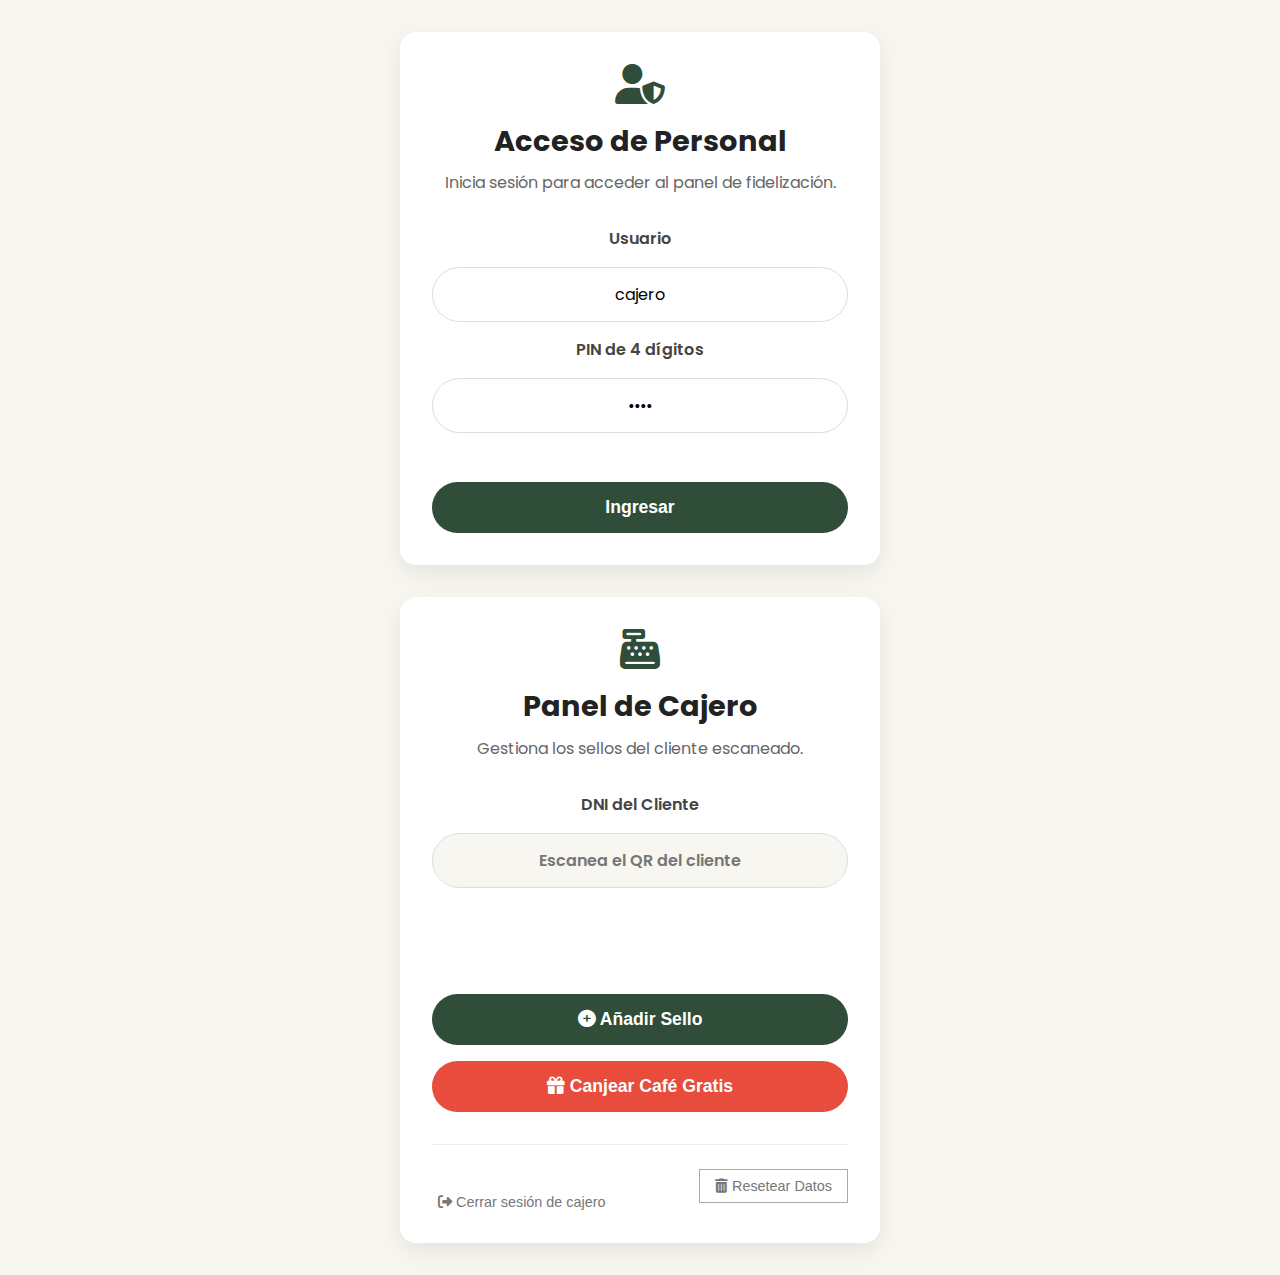
<file: cajero.html>
<!DOCTYPE html>
<html lang="es">
<head>
  <meta charset="UTF-8" />
  <meta name="viewport" content="width=device-width, initial-scale=1.0" />
  <title>Panel Cajero - Club Fidelidad</title>
  <meta name="robots" content="noindex, nofollow">
  <link href="https://fonts.googleapis.com/css2?family=Poppins:wght@400;600;700&display=swap" rel="stylesheet" />
  <link rel="stylesheet" href="https://cdnjs.cloudflare.com/ajax/libs/font-awesome/6.5.2/css/all.min.css" />
  <link rel="stylesheet" href="css/style.css"/>
  <link rel="stylesheet" href="css/fidelizacion.css"/>
  <link rel="icon" href="images/logo.png" type="image/png" />
</head>
<body>

<!-- SECCIÓN DE LOGIN PARA CAJERO -->
<div id="cashier-login-section" class="loyalty-container">
  <div class="loyalty-header">
    <i class="fas fa-user-shield"></i>
    <h1>Acceso de Personal</h1>
    <p>Inicia sesión para acceder al panel de fidelización.</p>
  </div>
  <form id="cashier-login-form" class="loyalty-form">
    <label for="cashier-user">Usuario</label>
    <input type="text" id="cashier-user" placeholder="Usuario" required value="cajero">
    <label for="cashier-password">PIN de 4 dígitos</label>
    <input type="password" id="cashier-password" inputmode="numeric" pattern="[0-9]{4}" maxlength="4" placeholder="****" required value="1234">
    <div id="cashier-login-error" class="error-message"></div>
    <button type="submit" class="loyalty-btn">Ingresar</button>
  </form>
</div>

<!-- PANEL PRINCIPAL DEL CAJERO (Oculto por defecto) -->
<div id="cashier-panel-section" class="loyalty-container cashier-panel hidden">
  <div class="loyalty-header">
    <i class="fas fa-cash-register"></i>
    <h1>Panel de Cajero</h1>
    <p>Gestiona los sellos del cliente escaneado.</p>
  </div>

  <form id="cashier-form" class="loyalty-form">
    <label for="scanned-dni">DNI del Cliente</label>
    <input type="tel" id="scanned-dni" inputmode="numeric" pattern="[0-9]*" placeholder="Escanea el QR del cliente" required readonly>
    <div id="cashier-error-message" class="error-message"></div>
    <div id="cashier-success-message" class="success-message"></div>
    
    <div class="cashier-actions">
      <button type="button" id="add-stamp-btn" class="loyalty-btn action-btn"><i class="fas fa-plus-circle"></i> Añadir Sello</button>
      <button type="button" id="redeem-coffee-btn" class="loyalty-btn redeem-btn"><i class="fas fa-gift"></i> Canjear Café Gratis</button>
    </div>
  </form>

  <div class="cashier-footer-actions">
    <button id="cashier-logout-btn" class="logout-btn"><i class="fas fa-sign-out-alt"></i> Cerrar sesión de cajero</button>
    <button type="button" id="reset-data-btn" class="reset-btn"><i class="fas fa-trash-alt"></i> Resetear Datos</button>
  </div>
</div>

<script src="js/cajero.js"></script>
</body>
</html>
</file>
<file: css/style.css>
@import url('https://fonts.googleapis.com/css2?family=Poppins:wght@400;600&display=swap');

:root {
  --color-bg-header: #9da8a1;
  --color-bg-banner: #9da8a1;
  --color-bg-category: #9da8a1;
  --color-bg-category-active: #304d3a;
  --color-text-category-active: #dde4df;
  --color-text-category: #333;
  --color-border: #9da8a1;
  --color-price: #304d3a;
  --color-price-dark: #304d3a;
  --color-text-desc: #555;
  --font-family: 'Poppins', sans-serif;
}

* {
  box-sizing: border-box;
}

body {
  margin: 0;
  font-family: var(--font-family);
  background: #fff;
  line-height: 1.5;
  color: #222;
}

body::-webkit-scrollbar {
  width: 12px;
  background-color: #f1f1f1;
}

body::-webkit-scrollbar-thumb {
  background-color: var(--color-price);
  border-radius: 10px;
}

.header {
  background: var(--color-bg-header);
  background-image: linear-gradient(rgba(0, 0, 0, 0.4), rgba(0, 0, 0, 0.4)), url('/images/banner.png');
  background-size: cover;
  background-position: center;
  padding: 16px 24px;
  display: flex;
  justify-content: space-between;
  align-items: center;
  color: var(--color-text-category-active);
  user-select: none;
}

.header-brand {
  display: flex;
  align-items: center;
  gap: 12px;
}

.logo {
  width: 104px;
  height: 104px;
  object-fit: contain;
}

.title {
  font-weight: 600;
  font-size: 1.8rem;
  letter-spacing: 0.06em;
  text-transform: uppercase;
}

.contact-channels-desktop {
  display: flex;
  align-items: center;
  gap: 24px;
}

.social-info {
  text-align: center;
}

.contact-title {
  margin: 0;
  font-size: 0.9rem;
  font-weight: 600;
  color: var(--color-text-category-active);
  text-transform: uppercase;
  letter-spacing: 0.05em;
}

.contact-row {
  display: flex;
  align-items: center;
  justify-content: center;
  gap: 20px;
}

.social-icons {
  display: flex;
  gap: 16px;
}

.social-icons a {
  text-decoration: none;
  color: var(--color-price);
  transition: transform 0.2s ease;
  background-color: #fff;
  border-radius: 50%;
  width: 40px;
  height: 40px;
  display: flex;
  align-items: center;
  justify-content: center;
  box-shadow: 0 4px 8px rgba(0, 0, 0, 0.25);
}

.social-icons a:hover {
  transform: scale(1.1);
}

.social-icons i {
  font-size: 24px;
  line-height: 1;
}

.location-hours-info {
  display: flex;
  flex-direction: column;
  align-items: flex-start;
  gap: 4px;
}

.delivery-info {
  display: flex;
  align-items: center;
  gap: 8px;
  font-size: 0.85rem;
  margin-top: 8px;
}

.location-info {
  display: flex;
  align-items: center;
  gap: 8px;
  font-weight: 600;
}

.hours-info {
  position: relative;
}

.hours-toggle-desktop {
  background: none;
  border: none;
  color: var(--color-text-category-active);
  text-decoration: none;
  cursor: pointer;
  padding: 0;
  font-size: 0.9rem;
  font-family: var(--font-family);
  display: flex;
  align-items: center;
  gap: 6px;
  font-weight: 600;
}

.hours-toggle-desktop .fa-chevron-down {
  transition: transform 0.3s ease;
  font-size: 0.8rem;
}

.hours-toggle-desktop[aria-expanded="true"] .fa-chevron-down {
  transform: rotate(180deg);
}

.hours-panel-desktop {
  position: absolute;
  top: calc(100% + 10px);
  right: 0;
  background-color: #fff;
  color: #333;
  border-radius: 8px;
  box-shadow: 0 5px 15px rgba(0,0,0,0.2);
  width: 320px;
  z-index: 300;
  padding: 12px;
  opacity: 0;
  visibility: hidden;
  transform: translateY(-10px) scale(0.98);
  transform-origin: top right;
  transition: opacity 0.25s ease, transform 0.25s ease, visibility 0.25s ease;
}

.hours-panel-desktop.is-open {
  opacity: 1;
  visibility: visible;
  transform: translateY(0) scale(1);
}

.hours-panel-desktop ul {
  list-style: none;
  padding: 0;
  margin: 0;
  font-size: 0.9rem;
}

.hours-panel-desktop li {
  display: flex;
  align-items: center;
  gap: 8px;
  padding: 4px 0;
}

.hours-panel-desktop li .separator {
  margin: 0 4px;
  color: #ccc;
}

.open-status {
  padding: 4px 30px;
  border-radius: 10px;
  font-weight: 600;
  text-align: center;
  margin: 10px auto;
  font-size: 0.9rem;
  width: fit-content;
}

.open-status.is-open {
  background-color: rgba(40, 167, 69, 0.15);
  color: #28a745;
}
.open-status.is-closed {
  background-color: rgba(220, 53, 69, 0.15);
  color: #dc3545;
}

.divider {
  width: 1px;
  height: 50px;
  background-color: rgba(255, 255, 255, 0.3);
}

.header-more-info-mobile {
  display: none;
  position: relative;
}

.more-info-toggle {
  background: rgba(255, 255, 255, 0.15);
  border: 1px solid var(--color-text-category-active);
  color: var(--color-text-category-active);
  padding: 6px 12px;
  border-radius: 20px;
  font-family: var(--font-family);
  font-weight: 600;
  cursor: pointer;
  display: flex;
  align-items: center;
  gap: 8px;
}

.more-info-toggle .fa-chevron-down {
  transition: transform 0.3s ease;
}

.more-info-toggle[aria-expanded="true"] .fa-chevron-down {
  transform: rotate(180deg);
}

.more-info-panel {
  position: fixed;
  bottom: 0;
  left: 0;
  right: 0;
  background-color: #fff;
  color: #333;
  border-top-left-radius: 20px;
  border-top-right-radius: 20px;
  box-shadow: 0 -5px 20px rgba(0,0,0,0.15);
  z-index: 300;
  padding: 16px;
  transform: translateY(100%);
  transition: transform 0.4s cubic-bezier(0.25, 0.8, 0.25, 1);
  visibility: hidden;
}

.more-info-panel.is-open {
  transform: translateY(0);
  visibility: visible;
}

.close-panel-btn {
  position: absolute;
  top: 16px;
  right: 16px;
  background: transparent;
  border: none;
  font-size: 2.2rem;
  font-weight: 300;
  line-height: 1;
  color: #333;
  cursor: pointer;
  z-index: 301;
}

.panel-header {
  display: flex;
  justify-content: space-between;
  align-items: center;
  margin-bottom: 16px;
}
.panel-title {
  font-size: 1.2rem;
  font-weight: 600;
  margin: 0;
  color: #333;
}

.mobile-info-overlay {
  position: fixed;
  inset: 0;
  background-color: rgba(0, 0, 0, 0.5);
  z-index: 299;
  opacity: 0;
  visibility: hidden;
  transition: opacity 0.4s ease, visibility 0.4s ease;
}

.mobile-info-overlay.is-active {
  opacity: 1;
  visibility: visible;
}

.more-info-panel .panel-list {
  list-style: none;
  padding: 0;
  margin: 0;
}

.more-info-panel li {
  display: flex;
  align-items: center;
  gap: 12px;
  margin-bottom: 12px;
  font-size: 0.95rem;
}

.more-info-panel a {
  text-decoration: none;
  color: inherit;
  display: flex;
  align-items: center;
  gap: 12px;
}

.more-info-panel .contact-channels-mobile .contact-title {
  color: #333;
  text-align: left;
}

.more-info-panel .contact-channels-mobile .social-icons a {
  background-color: #f0f0f0;
}

.hours-toggle-mobile {
  background: none;
  border: none;
  padding: 0;
  margin: 0;
  font-family: var(--font-family);
  font-size: 0.95rem;
  color: inherit;
  cursor: pointer;
  display: flex;
  align-items: center;
  gap: 12px;
  width: 100%;
}

.hours-toggle-mobile span {
}

.hours-toggle-mobile .fa-chevron-down {
  transition: transform 0.3s ease;
  font-size: 0.9rem;
}

.mobile-hours-panel {
  position: fixed;
  bottom: 0;
  left: 0;
  right: 0;
  background-color: #fff;
  color: #333;
  border-top-left-radius: 20px;
  border-top-right-radius: 20px;
  box-shadow: 0 -5px 20px rgba(0,0,0,0.15);
  z-index: 302;
  padding: 24px 16px;
  transform: translateY(100%);
  transition: transform 0.4s cubic-bezier(0.25, 0.8, 0.25, 1);
  visibility: hidden;
}

.mobile-hours-panel.is-open {
  transform: translateY(0);
  visibility: visible;
}

.mobile-hours-panel ul {
  list-style: none;
  padding: 0;
  margin: 0;
  font-size: 0.9rem;
}

.mobile-hours-panel li {
  display: flex;
  align-items: center;
  gap: 8px;
  padding: 4px 0;
}

.sticky-controls {
  position: sticky;
  top: 0;
  z-index: 100;
  background-color: #fff;
  padding-top: 8px;
  box-shadow: 0 2px 5px rgba(0, 0, 0, 0.05);
  transform: translateZ(0);
}

.search-wrapper {
  padding: 0 12px 8px;
}

#search-input {
  width: 100%;
  padding: 10px 16px;
  font-size: 1rem;
  border-radius: 24px;
  border: 1px solid var(--color-border);
  font-family: var(--font-family);
}

#search-input:focus {
  outline: 2px solid var(--color-bg-category-active);
  outline-offset: 1px;
}

.category-bar {
  background: #fff;
  padding: 12px 10px;
  display: flex;
  gap: 50px;
  justify-content: flex-start;
  overflow-x: auto;
  white-space: nowrap;
  box-shadow: 0 2px 8px rgba(0, 0, 0, 0.08);
  scrollbar-width: none;
}

.category-bar::-webkit-scrollbar {
  display: none;
}

.category {
  flex: 0 0 auto;
  display: flex;
  flex-direction: column;
  align-items: center;
  gap: 6px;
  background: transparent;
  border: none;
  cursor: pointer;
  user-select: none;
  padding: 0;
  width: 80px;
}

.category-icon-wrapper {
  width: 56px;
  height: 56px;
  border-radius: 50%;
  background-color: #f8f6f1;
  display: flex;
  align-items: center;
  justify-content: center;
  box-shadow: 0 3px 8px rgba(0, 0, 0, 0.12);
  transition: transform 0.2s ease, box-shadow 0.2s ease;
}

.category-icon-wrapper img {
  width: 100%;
  height: 100%;
  object-fit: cover;
  border-radius: 50%;
  pointer-events: none;
}

.category-text {
  font-size: 0.75rem;
  font-weight: 600;
  color: #555;
  transition: color 0.2s ease;
}

.category:hover .category-icon-wrapper,
.category:focus-visible .category-icon-wrapper {
  transform: translateY(-3px);
  box-shadow: 0 5px 12px rgba(48, 77, 58, 0.2);
}

.category.category-active .category-icon-wrapper {
  background-color: var(--color-price);
  box-shadow: 0 4px 10px rgba(48, 77, 58, 0.3);
}

.category.category-active .category-text {
  color: var(--color-price);
}

.menu-container {
  max-width: 960px;
  margin: 0 auto;
  padding: 0 12px 40px;
  position: relative;
}

.menu-section {
  margin-bottom: 48px;
  scroll-margin-top: 160px;
}

.menu-section h2 {
  font-weight: 600;
  font-size: 1.5rem;
  margin-bottom: 16px;
  border-bottom: 2px solid var(--color-bg-category-active);
  padding-bottom: 4px;
}

.menu-subcategory {
  font-size: 1.25rem;
  font-weight: 600;
  color: var(--color-price);
  margin-top: 2.5rem;
  margin-bottom: 1rem;
  padding-bottom: 5px;
  border-bottom: 1px solid #e0e0e0;
}

.menu-sub-subcategory {
  font-size: 1rem;
  font-weight: 600;
  color: #444;
  margin-top: 1.8rem;
  margin-bottom: 0.8rem;
}

.menu-item {
  display: flex;
  align-items: center;
  gap: 20px;
  margin-bottom: 28px;
  border-bottom: 1px solid var(--color-border);
  padding-bottom: 20px;
}

.product-info {
  flex: 1 1 auto;
}

.product-name {
  font-weight: 600;
  font-size: 1.05rem;
  margin: 0 0 4px;
  color: #111;
}

.product-desc {
  font-weight: 400;
  font-size: 0.9rem;
  color: var(--color-text-desc);
  line-height: 1.3;
  margin-bottom: 6px;
  white-space: pre-line;
}

.product-price {
  font-weight: 700;
  font-size: 1.10rem;
  color: var(--color-price);
  margin-top: 4px;
}

.product-img-container {
  flex-shrink: 0;
  width: 130px;
  height: 110px;
  border-radius: 14px;
  overflow: hidden;
  box-shadow: 0 2px 10px rgb(0 0 0 / 0.08);
  cursor: pointer;
  user-select: none;
  transition: transform 0.25s ease;
  background: #f8f6f1;
  display: flex;
  align-items: center;
  justify-content: center;
}

.product-img-container.nozoom {
  cursor: default;
}

.product-img-container:focus-visible {
  outline: 3px solid var(--color-bg-category-active);
  outline-offset: 3px;
}

.product-img {
  width: 100%;
  height: 100%;
  object-fit: cover;
  object-position: center;
  border-radius: 14px;
  transition: transform 0.3s ease;
  user-select: none;
}

.lightbox {
  position: fixed;
  inset: 0;
  background: rgba(15, 15, 15, 0.85);
  display: flex;
  align-items: center;
  justify-content: center;
  padding: 16px;
  z-index: 1000;
  cursor: zoom-out;
  user-select: none;
  opacity: 0;
  visibility: hidden;
  pointer-events: none;
  transition: opacity 0.3s ease, visibility 0.3s ease;
}

.lightbox.is-visible {
  opacity: 1;
  visibility: visible;
  pointer-events: auto;
}

.lightbox img {
  max-width: 90vw;
  max-height: 90vh;
  border-radius: 20px;
  object-fit: contain;
  box-shadow: 0 10px 40px rgba(0, 0, 0, 0.3);
  cursor: default;
  transform: scale(0.95);
  transition: transform 0.3s ease;
}

.lightbox.is-visible img {
  transform: scale(1);
}

.lightbox-close {
  position: absolute;
  top: 12px;
  right: 14px;
  background: transparent;
  border: none;
  font-size: 2rem;
  font-weight: 700;
  color: var(--color-text-category-active);
  cursor: pointer;
  user-select: none;
  z-index: 1100;
  padding: 0 8px 4px 8px;
  line-height: 1;
  border-radius: 8px;
  transition: background-color 0.2s ease;
}

.lightbox-close:hover,
.lightbox-close:focus-visible {
  background-color: var(--color-bg-category-active);
  outline-offset: 0;
  outline: none;
}

.menu-container::-webkit-scrollbar {
  width: 8px;
}
.menu-container::-webkit-scrollbar-thumb {
  background-color: var(--color-bg-category-active);
  border-radius: 6px;
}

@media (max-width: 768px) {
  .header {
    padding: 12px 16px;
  }
  .logo {
    width: 60px;
    height: 60px;
  }
  .title {
    display: none;
  }
  .contact-channels-desktop {
    display: none;
  }
  .header-more-info-mobile {
    display: block;
  }
  .category-bar.hidden-on-scroll {
    transition: transform 0.3s ease-in-out;
    transform: translateY(-100%);
    border-bottom: none;
    padding-top: 0;
  }
}

@media (min-width: 992px) {
  .category-bar {
    justify-content: center;
  }
}

.footer {
  background-color: #f8f9fa;
  color: #495057;
  padding: 50px 24px;
  text-align: center;
}

.footer-content {
  max-width: 1100px;
  margin: 0 auto;
  display: flex;
  flex-wrap: wrap;
  gap: 40px;
  align-items: center;
}

.footer-info {
  flex: 1;
  min-width: 300px;
}

.footer-brand {
  display: flex;
  align-items: center;
  justify-content: center;
  gap: 12px;
  margin-bottom: 24px;
}

.footer-logo {
  width: 60px;
  height: 60px;
}

.footer-title {
  font-size: 1.8rem;
  font-weight: 600;
  margin: 0;
  color: #343a40;
}

.footer-address,
.footer-phone {
  display: flex;
  align-items: center;
  justify-content: center;
  gap: 10px;
  margin: 0 0 12px;
}

.footer-social {
  display: flex;
  justify-content: center;
  gap: 16px;
  margin-top: 24px;
}

.footer-social a {
  color: #fff;
  background-color: var(--color-price);
  width: 44px;
  height: 44px;
  display: flex;
  align-items: center;
  justify-content: center;
  border-radius: 50%;
  text-decoration: none;
  transition: transform 0.2s ease, box-shadow 0.2s ease;
  box-shadow: 0 2px 5px rgba(0,0,0,0.2);
}

.footer-social a:hover {
  transform: scale(1.1);
  box-shadow: 0 4px 10px rgba(0,0,0,0.3);
}

.footer-map {
  flex: 1.5;
  min-width: 300px;
  height: 280px;
  border-radius: 12px;
  overflow: hidden;
  box-shadow: 0 4px 15px rgba(0,0,0,0.1);
}

.footer-copyright {
  text-align: center;
  margin-top: 40px;
  padding-top: 20px;
  border-top: 1px solid #dee2e6;
  font-size: 0.85rem;
  color: #6c757d;
}

@media (min-width: 768px) {
  .footer-info {
    text-align: left;
  }
  .footer-brand {
    justify-content: flex-start;
    margin-bottom: 20px;
  }
  .footer-address, .footer-phone, .footer-social {
    justify-content: flex-start;
  }
  .footer-logo {
    width: 70px;
    height: 70px;
  }
}

.scroll-up {
  position: fixed;
  right: 24px;
  bottom: -50%;
  background-color: var(--color-price);
  color: #fff;
  width: 45px;
  height: 45px;
  display: grid;
  place-items: center;
  border-radius: 50%;
  font-size: 1.25rem;
  z-index: 200;
  transition: bottom 0.4s ease, transform 0.3s ease;
  box-shadow: 0 4px 12px rgba(0, 0, 0, 0.2);
  text-decoration: none;
}

.scroll-up:hover {
  transform: translateY(-4px);
}

.show-scroll {
  bottom: 40px;
}

.add-to-cart-btn {
  background-color: var(--color-bg-category);
  border: 1px solid var(--color-price);
  color: var(--color-price);
  padding: 4px 10px;
  border-radius: 50px;
  cursor: pointer;
  font-size: 0.8rem;
  margin-top: 8px;
  transition: all 0.3s ease;
  font-weight: 600;
}

.add-to-cart-btn:hover {
  background-color: var(--color-price);
  color: white;
}

.add-to-cart-btn.added {
  background-color: var(--color-bg-category-active);
  border-color: var(--color-bg-category-active);
  color: white;
}

.cart-float-button {
  position: fixed;
  bottom: 20px;
  left: 50%;
  background-color: var(--color-price);
  color: white;
  padding: 0.8rem 1.5rem;
  border-radius: 50px;
  display: flex;
  align-items: center;
  gap: 0.75rem;
  box-shadow: 0 4px 12px rgba(0, 0, 0, 0.25);
  z-index: 290;
  text-decoration: none;
  transform: translate(-50%, 150%);
  transition: transform 0.4s cubic-bezier(0.25, 0.8, 0.25, 1);
  font-weight: 600;
}
.cart-float-button:not(.hidden) {
  transform: translateX(-50%);
}
.cart-float-button:hover {
  transform: translateX(-50%) scale(1.05);
}
.cart-float-button i {
  font-size: 1.2rem;
}
</file>
<file: css/fidelizacion.css>
/* Estilos para la página de Fidelización y Cajero */
body {
  background-color: #f8f6f1;
}

.loyalty-container {
  max-width: 480px;
  margin: 2rem auto;
  padding: 2rem;
  background-color: #fff;
  border-radius: 16px;
  box-shadow: 0 8px 25px rgba(0, 0, 0, 0.08);
  text-align: center;
}

.loyalty-header {
  margin-bottom: 2rem;
}

.loyalty-header i {
  font-size: 2.5rem;
  color: var(--color-price);
  margin-bottom: 0.5rem;
}

.loyalty-header h1 {
  margin: 0.5rem 0;
  font-size: 1.8rem;
}

.loyalty-header p {
  font-size: 1rem;
  color: #666;
  max-width: 400px;
  margin: 0.5rem auto 0;
}

.loyalty-logo {
  width: 80px;
  height: 80px;
  margin-bottom: 1rem;
}

.loyalty-form {
  display: flex;
  flex-direction: column;
  gap: 1rem;
}

.loyalty-form label {
  font-weight: 600;
  font-size: 1rem;
  color: #444;
}

.loyalty-form input {
  width: 100%;
  padding: 14px 20px;
  border: 1px solid #ddd;
  border-radius: 50px;
  font-size: 1rem;
  text-align: center;
  font-family: var(--font-family);
  transition: border-color 0.3s, box-shadow 0.3s;
}

.loyalty-form input:focus {
  border-color: var(--color-price);
  box-shadow: 0 0 0 3px rgba(48, 77, 58, 0.1);
  outline: none;
}

.loyalty-btn {
  padding: 15px;
  color: #ffffff;
  font-size: 1.1rem;
  font-weight: 600;
  background: var(--color-price);
  border: none;
  border-radius: 50px;
  cursor: pointer;
  transition: background-color 0.3s, transform 0.2s;
}

.loyalty-btn:hover {
  transform: translateY(-2px);
  background-color: var(--color-price-dark);
}

.error-message {
  color: #e74c3c;
  font-size: 0.9rem;
  font-weight: 600;
  min-height: 1.2em;
}

.success-message {
  color: #28a745;
  font-size: 0.9rem;
  font-weight: 600;
  min-height: 1.2em;
}

.qr-container {
  margin: 1.5rem 0;
  display: flex;
  justify-content: center;
  padding: 1rem;
  background: #fff;
  border-radius: 16px;
}

.stamps-container {
  margin-top: 2rem;
}

.stamps-grid {
  display: grid;
  grid-template-columns: repeat(3, 1fr);
  gap: 1rem;
  max-width: 300px;
  margin: 1rem auto 0;
}

.stamp {
  aspect-ratio: 1 / 1;
  border: 3px dashed #ccc;
  border-radius: 50%;
  display: flex;
  align-items: center;
  justify-content: center;
  font-size: 1.8rem;
  font-weight: 600;
  color: #ccc;
  transition: all 0.4s ease;
}

.stamp.stamped {
  border-style: solid;
  border-color: var(--color-price);
  background-color: var(--color-price);
  color: #fff;
  transform: scale(1.05);
}

.free-coffee-alert {
  background-color: #fffbe6;
  border: 2px solid #ffe58f;
  color: #d48806;
  padding: 1.5rem;
  border-radius: 12px;
  margin: 2rem 0;
}
.free-coffee-alert i { font-size: 2rem; }
.free-coffee-alert h2 { margin: 0.5rem 0; }

.logout-btn {
  background: none;
  border: none;
  color: #777;
  cursor: pointer;
  margin-top: 2rem;
  font-size: 0.9rem;
  transition: color 0.3s ease;
}

.logout-btn:hover {
  color: #e74c3c;
}

.cashier-actions {
  display: flex;
  flex-direction: column;
  gap: 1rem;
  margin-top: 1.5rem;
}

.redeem-btn {
  background: #e74c3c;
}

.form-switcher {
  margin-top: 1.5rem;
  font-size: 0.9rem;
  color: #555;
}

.form-switcher a {
  color: var(--color-price);
  font-weight: 600;
  text-decoration: none;
}

.scan-btn {
  background: #3498db;
  margin-bottom: 1rem;
}

.scan-btn.scanning {
  background: #e74c3c; /* Rojo para indicar que está activo */
}

#qr-reader {
  border-radius: 12px;
  overflow: hidden;
}

.cashier-admin-actions {
  margin-top: 2rem;
  padding-top: 1rem;
  border-top: 1px solid #eee;
}

.reset-btn {
  background: none;
  border: 1px solid #aaa;
  color: #777;
  font-size: 0.9rem;
  padding: 8px 15px;
}
.reset-btn:hover {
  background-color: #f1f1f1;
  color: #333;
  cursor: pointer;
}

.back-btn {
  display: inline-block;
  width: 100%;
  text-align: center;
  padding: 12px;
  margin-top: 2rem;
  border: 2px solid var(--color-price);
  color: var(--color-price);
  background-color: transparent;
  border-radius: 50px;
  text-decoration: none;
  font-weight: 600;
  transition: all 0.3s ease;
}

.back-btn i {
  margin-right: 8px;
}

.back-btn:hover {
  background-color: var(--color-price);
  color: #fff;
  transform: translateY(-2px);
  box-shadow: 0 4px 10px rgba(48, 77, 58, 0.2);
}

.cashier-footer-actions {
  margin-top: 2rem;
  padding-top: 1rem;
  border-top: 1px solid #eee;
  display: flex;
  justify-content: space-between;
  align-items: center;
}

.cashier-panel input[readonly] {
  background-color: #f8f6f1;
  font-weight: 600;
  color: #333;
  cursor: not-allowed;
}
</file>
